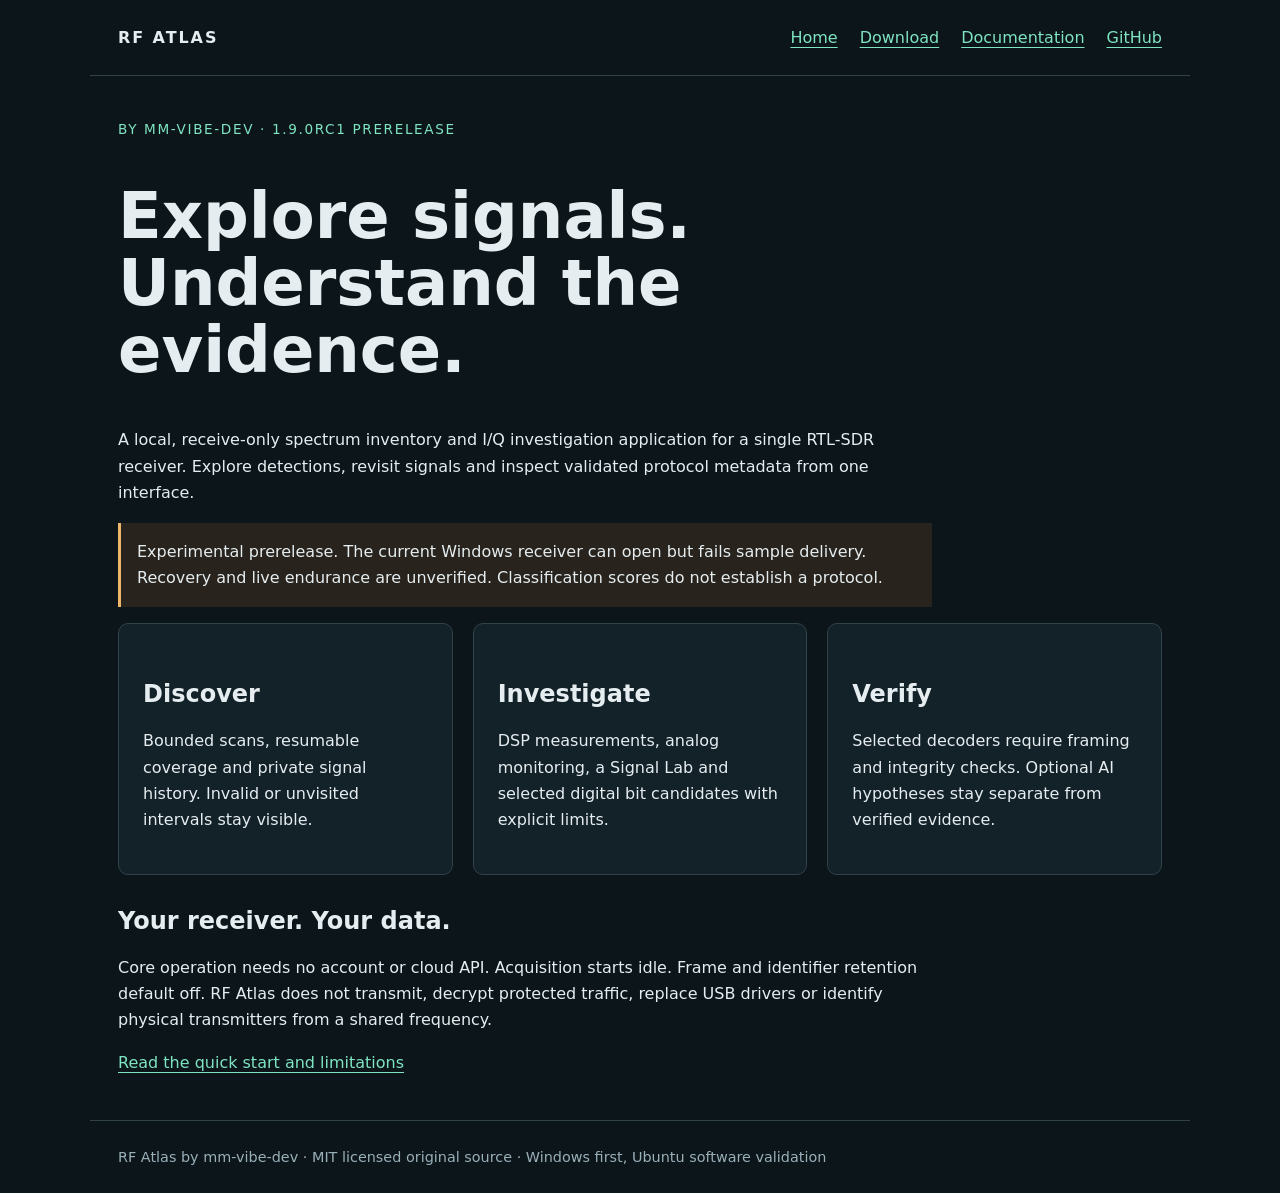
<file: website/index.html>
<!doctype html><html lang="en"><meta charset="utf-8"><meta name="viewport" content="width=device-width,initial-scale=1"><title>RF Atlas — Explore your spectrum</title><link rel="stylesheet" href="style.css"><header><strong>RF ATLAS</strong><nav aria-label="Main"><a href="index.html" aria-current="page">Home</a><a href="download.html">Download</a><a href="documentation.html">Documentation</a><a href="https://github.com/mm-vibe-dev/rf-atlas">GitHub</a></nav></header><main><p class="eyebrow">BY MM-VIBE-DEV · 1.9.0RC1 PRERELEASE</p><h1>Explore signals.<br>Understand the evidence.</h1><p>A local, receive-only spectrum inventory and I/Q investigation application for a single RTL-SDR receiver. Explore detections, revisit signals and inspect validated protocol metadata from one interface.</p><p class="notice">Experimental prerelease. The current Windows receiver can open but fails sample delivery. Recovery and live endurance are unverified. Classification scores do not establish a protocol.</p><div class="grid"><article class="card"><h2>Discover</h2><p>Bounded scans, resumable coverage and private signal history. Invalid or unvisited intervals stay visible.</p></article><article class="card"><h2>Investigate</h2><p>DSP measurements, analog monitoring, a Signal Lab and selected digital bit candidates with explicit limits.</p></article><article class="card"><h2>Verify</h2><p>Selected decoders require framing and integrity checks. Optional AI hypotheses stay separate from verified evidence.</p></article></div><h2>Your receiver. Your data.</h2><p>Core operation needs no account or cloud API. Acquisition starts idle. Frame and identifier retention default off. RF Atlas does not transmit, decrypt protected traffic, replace USB drivers or identify physical transmitters from a shared frequency.</p><p><a href="documentation.html">Read the quick start and limitations</a></p></main><footer>RF Atlas by mm-vibe-dev · MIT licensed original source · Windows first, Ubuntu software validation</footer></html>
</file>
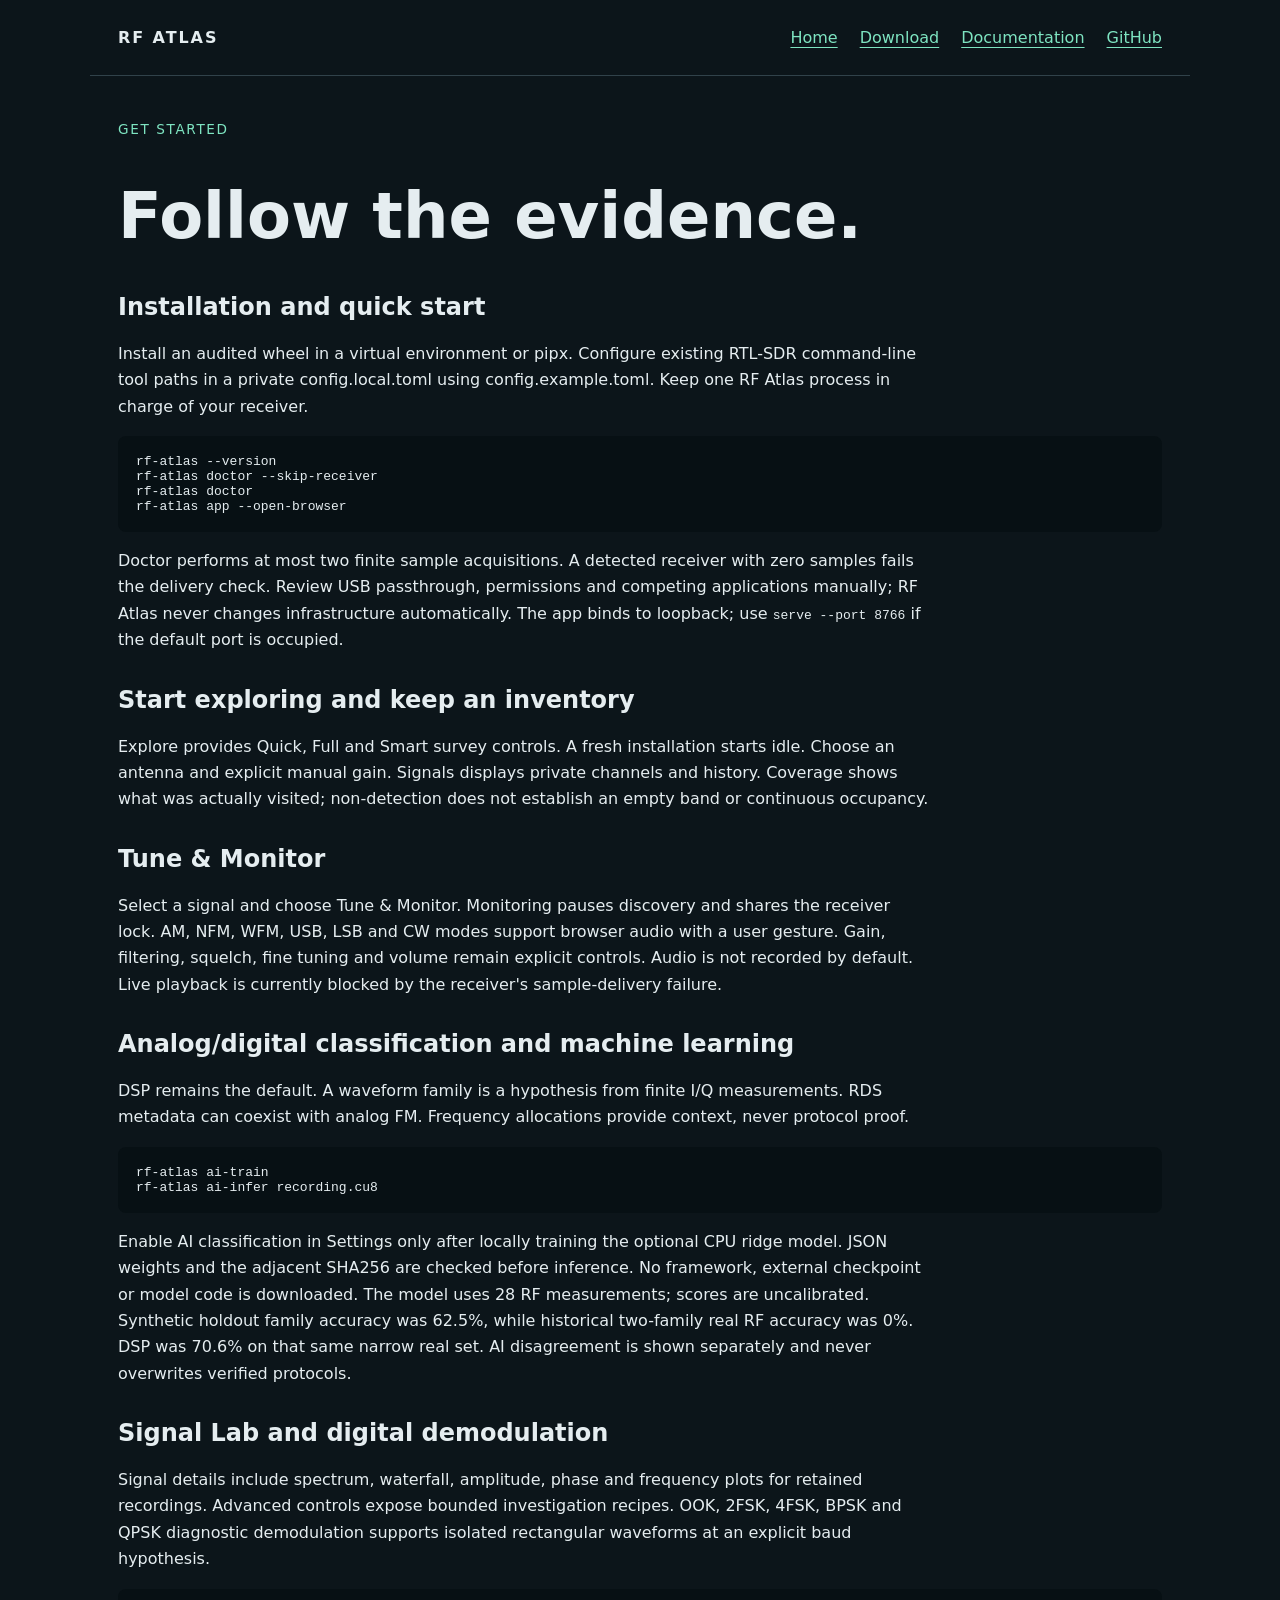
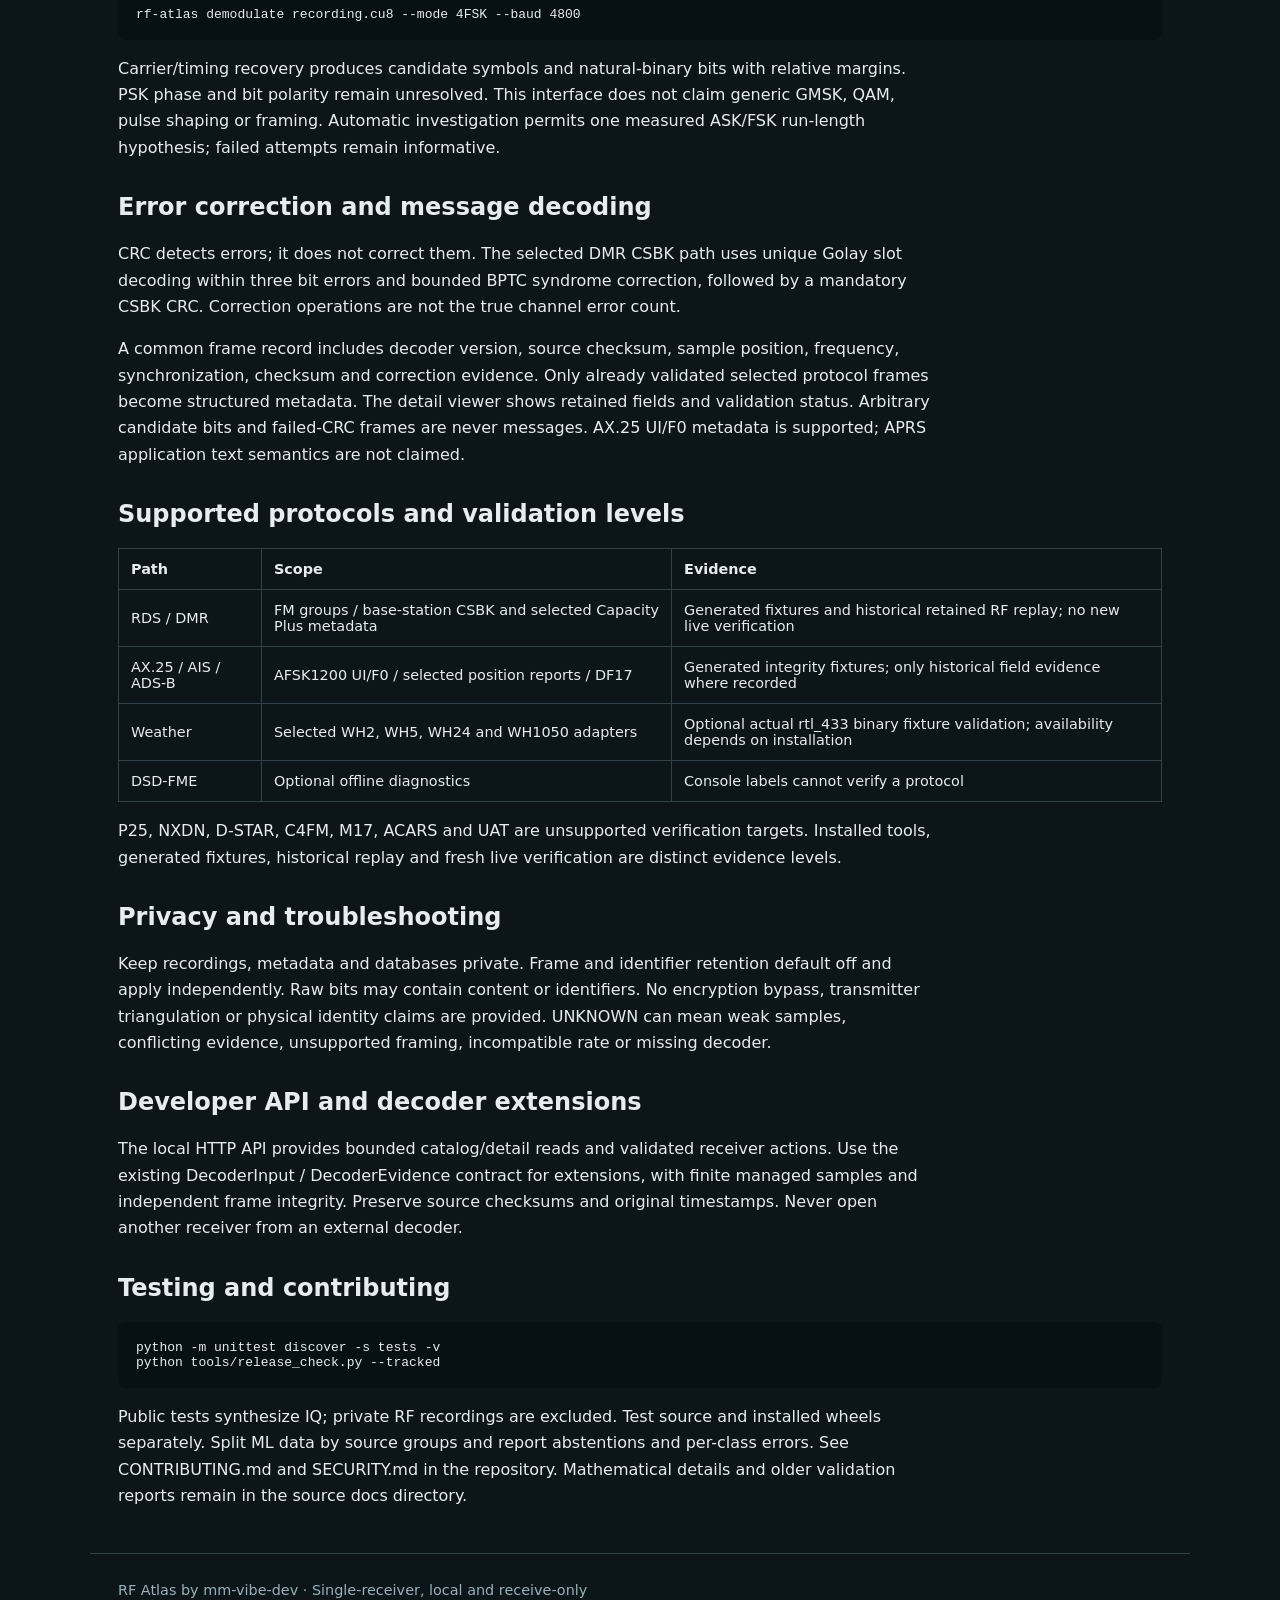
<file: website/documentation.html>
<!doctype html><html lang="en"><meta charset="utf-8"><meta name="viewport" content="width=device-width,initial-scale=1"><title>Documentation — RF Atlas</title><link rel="stylesheet" href="style.css"><header><strong>RF ATLAS</strong><nav aria-label="Main"><a href="index.html">Home</a><a href="download.html">Download</a><a href="documentation.html" aria-current="page">Documentation</a><a href="https://github.com/mm-vibe-dev/rf-atlas">GitHub</a></nav></header><main><p class="eyebrow">GET STARTED</p><h1>Follow the evidence.</h1><h2>Installation and quick start</h2><p>Install an audited wheel in a virtual environment or pipx. Configure existing RTL-SDR command-line tool paths in a private config.local.toml using config.example.toml. Keep one RF Atlas process in charge of your receiver.</p><pre>rf-atlas --version
rf-atlas doctor --skip-receiver
rf-atlas doctor
rf-atlas app --open-browser</pre><p>Doctor performs at most two finite sample acquisitions. A detected receiver with zero samples fails the delivery check. Review USB passthrough, permissions and competing applications manually; RF Atlas never changes infrastructure automatically. The app binds to loopback; use <code>serve --port 8766</code> if the default port is occupied.</p><h2>Start exploring and keep an inventory</h2><p>Explore provides Quick, Full and Smart survey controls. A fresh installation starts idle. Choose an antenna and explicit manual gain. Signals displays private channels and history. Coverage shows what was actually visited; non-detection does not establish an empty band or continuous occupancy.</p><h2>Tune &amp; Monitor</h2><p>Select a signal and choose Tune &amp; Monitor. Monitoring pauses discovery and shares the receiver lock. AM, NFM, WFM, USB, LSB and CW modes support browser audio with a user gesture. Gain, filtering, squelch, fine tuning and volume remain explicit controls. Audio is not recorded by default. Live playback is currently blocked by the receiver's sample-delivery failure.</p><h2>Analog/digital classification and machine learning</h2><p>DSP remains the default. A waveform family is a hypothesis from finite I/Q measurements. RDS metadata can coexist with analog FM. Frequency allocations provide context, never protocol proof.</p><pre>rf-atlas ai-train
rf-atlas ai-infer recording.cu8</pre><p>Enable AI classification in Settings only after locally training the optional CPU ridge model. JSON weights and the adjacent SHA256 are checked before inference. No framework, external checkpoint or model code is downloaded. The model uses 28 RF measurements; scores are uncalibrated. Synthetic holdout family accuracy was 62.5%, while historical two-family real RF accuracy was 0%. DSP was 70.6% on that same narrow real set. AI disagreement is shown separately and never overwrites verified protocols.</p><h2>Signal Lab and digital demodulation</h2><p>Signal details include spectrum, waterfall, amplitude, phase and frequency plots for retained recordings. Advanced controls expose bounded investigation recipes. OOK, 2FSK, 4FSK, BPSK and QPSK diagnostic demodulation supports isolated rectangular waveforms at an explicit baud hypothesis.</p><pre>rf-atlas demodulate recording.cu8 --mode 4FSK --baud 4800</pre><p>Carrier/timing recovery produces candidate symbols and natural-binary bits with relative margins. PSK phase and bit polarity remain unresolved. This interface does not claim generic GMSK, QAM, pulse shaping or framing. Automatic investigation permits one measured ASK/FSK run-length hypothesis; failed attempts remain informative.</p><h2>Error correction and message decoding</h2><p>CRC detects errors; it does not correct them. The selected DMR CSBK path uses unique Golay slot decoding within three bit errors and bounded BPTC syndrome correction, followed by a mandatory CSBK CRC. Correction operations are not the true channel error count.</p><p>A common frame record includes decoder version, source checksum, sample position, frequency, synchronization, checksum and correction evidence. Only already validated selected protocol frames become structured metadata. The detail viewer shows retained fields and validation status. Arbitrary candidate bits and failed-CRC frames are never messages. AX.25 UI/F0 metadata is supported; APRS application text semantics are not claimed.</p><h2>Supported protocols and validation levels</h2><table><tr><th>Path</th><th>Scope</th><th>Evidence</th></tr><tr><td>RDS / DMR</td><td>FM groups / base-station CSBK and selected Capacity Plus metadata</td><td>Generated fixtures and historical retained RF replay; no new live verification</td></tr><tr><td>AX.25 / AIS / ADS-B</td><td>AFSK1200 UI/F0 / selected position reports / DF17</td><td>Generated integrity fixtures; only historical field evidence where recorded</td></tr><tr><td>Weather</td><td>Selected WH2, WH5, WH24 and WH1050 adapters</td><td>Optional actual rtl_433 binary fixture validation; availability depends on installation</td></tr><tr><td>DSD-FME</td><td>Optional offline diagnostics</td><td>Console labels cannot verify a protocol</td></tr></table><p>P25, NXDN, D-STAR, C4FM, M17, ACARS and UAT are unsupported verification targets. Installed tools, generated fixtures, historical replay and fresh live verification are distinct evidence levels.</p><h2>Privacy and troubleshooting</h2><p>Keep recordings, metadata and databases private. Frame and identifier retention default off and apply independently. Raw bits may contain content or identifiers. No encryption bypass, transmitter triangulation or physical identity claims are provided. UNKNOWN can mean weak samples, conflicting evidence, unsupported framing, incompatible rate or missing decoder.</p><h2>Developer API and decoder extensions</h2><p>The local HTTP API provides bounded catalog/detail reads and validated receiver actions. Use the existing DecoderInput / DecoderEvidence contract for extensions, with finite managed samples and independent frame integrity. Preserve source checksums and original timestamps. Never open another receiver from an external decoder.</p><h2>Testing and contributing</h2><pre>python -m unittest discover -s tests -v
python tools/release_check.py --tracked</pre><p>Public tests synthesize IQ; private RF recordings are excluded. Test source and installed wheels separately. Split ML data by source groups and report abstentions and per-class errors. See CONTRIBUTING.md and SECURITY.md in the repository. Mathematical details and older validation reports remain in the source docs directory.</p></main><footer>RF Atlas by mm-vibe-dev · Single-receiver, local and receive-only</footer></html>
</file>
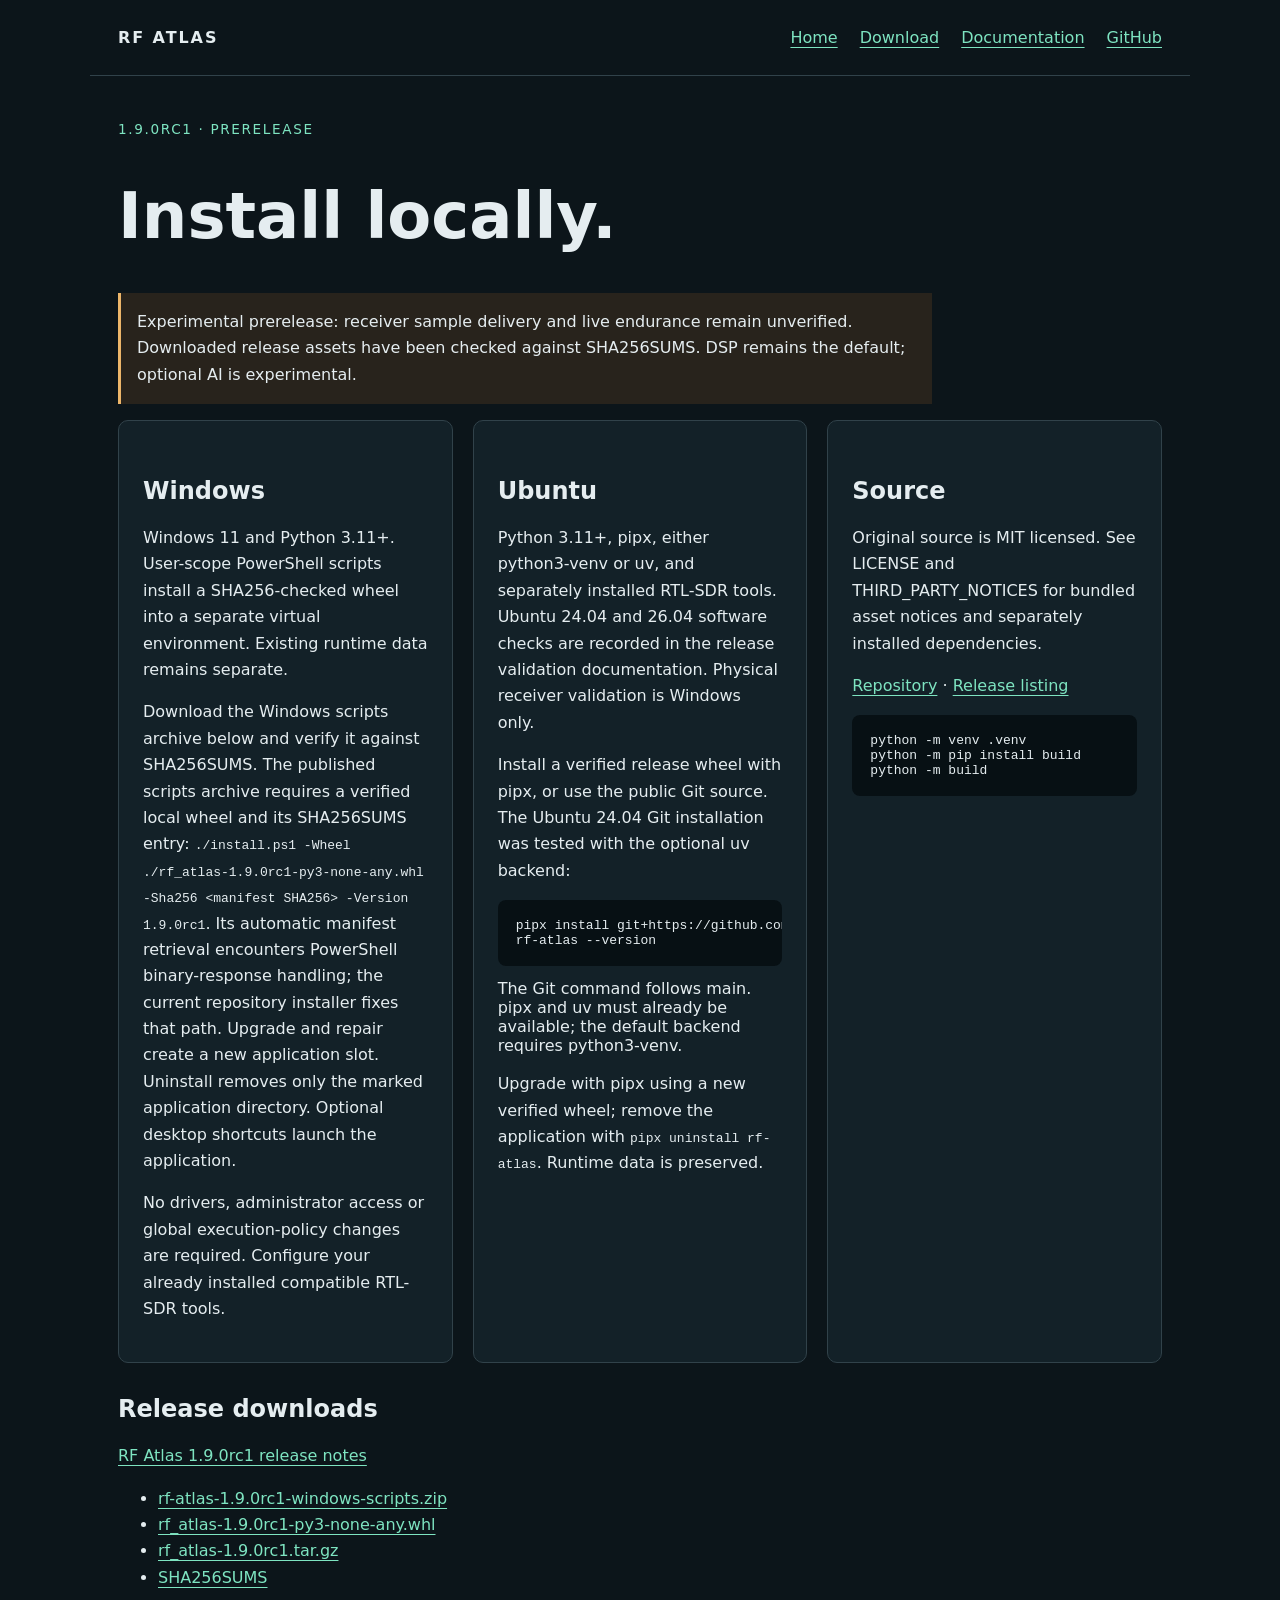
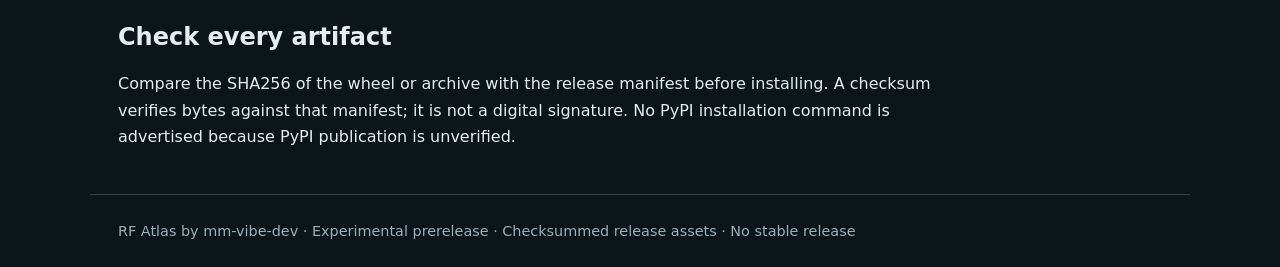
<file: website/download.html>
<!doctype html><html lang="en"><meta charset="utf-8"><meta name="viewport" content="width=device-width,initial-scale=1"><title>Download — RF Atlas</title><link rel="stylesheet" href="style.css"><header><strong>RF ATLAS</strong><nav aria-label="Main"><a href="index.html">Home</a><a href="download.html" aria-current="page">Download</a><a href="documentation.html">Documentation</a><a href="https://github.com/mm-vibe-dev/rf-atlas">GitHub</a></nav></header><main><p class="eyebrow">1.9.0RC1 · PRERELEASE</p><h1>Install locally.</h1><p class="notice">Experimental prerelease: receiver sample delivery and live endurance remain unverified. Downloaded release assets have been checked against SHA256SUMS. DSP remains the default; optional AI is experimental.</p><div class="grid"><article class="card"><h2>Windows</h2><p>Windows 11 and Python 3.11+. User-scope PowerShell scripts install a SHA256-checked wheel into a separate virtual environment. Existing runtime data remains separate.</p><p>Download the Windows scripts archive below and verify it against SHA256SUMS. The published scripts archive requires a verified local wheel and its SHA256SUMS entry: <code>./install.ps1 -Wheel ./rf_atlas-1.9.0rc1-py3-none-any.whl -Sha256 &lt;manifest SHA256&gt; -Version 1.9.0rc1</code>. Its automatic manifest retrieval encounters PowerShell binary-response handling; the current repository installer fixes that path. Upgrade and repair create a new application slot. Uninstall removes only the marked application directory. Optional desktop shortcuts launch the application.</p><p>No drivers, administrator access or global execution-policy changes are required. Configure your already installed compatible RTL-SDR tools.</p></article><article class="card"><h2>Ubuntu</h2><p>Python 3.11+, pipx, either python3-venv or uv, and separately installed RTL-SDR tools. Ubuntu 24.04 and 26.04 software checks are recorded in the release validation documentation. Physical receiver validation is Windows only.</p><p>Install a verified release wheel with pipx, or use the public Git source. The Ubuntu 24.04 Git installation was tested with the optional uv backend:<pre>pipx install git+https://github.com/mm-vibe-dev/rf-atlas.git --backend uv
rf-atlas --version</pre>The Git command follows main. pipx and uv must already be available; the default backend requires python3-venv.</p><p>Upgrade with pipx using a new verified wheel; remove the application with <code>pipx uninstall rf-atlas</code>. Runtime data is preserved.</p></article><article class="card"><h2>Source</h2><p>Original source is MIT licensed. See LICENSE and THIRD_PARTY_NOTICES for bundled asset notices and separately installed dependencies.</p><p><a href="https://github.com/mm-vibe-dev/rf-atlas">Repository</a> · <a href="https://github.com/mm-vibe-dev/rf-atlas/releases">Release listing</a></p><pre>python -m venv .venv
python -m pip install build
python -m build</pre></article></div><h2>Release downloads</h2><p><a href="https://github.com/mm-vibe-dev/rf-atlas/releases/tag/v1.9.0rc1">RF Atlas 1.9.0rc1 release notes</a></p><ul><li><a href="https://github.com/mm-vibe-dev/rf-atlas/releases/download/v1.9.0rc1/rf-atlas-1.9.0rc1-windows-scripts.zip">rf-atlas-1.9.0rc1-windows-scripts.zip</a></li><li><a href="https://github.com/mm-vibe-dev/rf-atlas/releases/download/v1.9.0rc1/rf_atlas-1.9.0rc1-py3-none-any.whl">rf_atlas-1.9.0rc1-py3-none-any.whl</a></li><li><a href="https://github.com/mm-vibe-dev/rf-atlas/releases/download/v1.9.0rc1/rf_atlas-1.9.0rc1.tar.gz">rf_atlas-1.9.0rc1.tar.gz</a></li><li><a href="https://github.com/mm-vibe-dev/rf-atlas/releases/download/v1.9.0rc1/SHA256SUMS">SHA256SUMS</a></li></ul><h2>Check every artifact</h2><p>Compare the SHA256 of the wheel or archive with the release manifest before installing. A checksum verifies bytes against that manifest; it is not a digital signature. No PyPI installation command is advertised because PyPI publication is unverified.</p></main><footer>RF Atlas by mm-vibe-dev · Experimental prerelease · Checksummed release assets · No stable release</footer></html>
</file>
<file: website/style.css>
:root{color-scheme:dark;font-family:system-ui,sans-serif;background:#0c151a;color:#e5edf0}*{box-sizing:border-box}body{margin:0}header,main,footer{max-width:1100px;margin:auto;padding:28px}header{display:flex;align-items:center;justify-content:space-between;gap:20px;border-bottom:1px solid #31424a}nav{display:flex;gap:22px;flex-wrap:wrap}a{color:#7ee4c1;text-underline-offset:4px}header strong{letter-spacing:.12em}h1{font-size:clamp(2.4rem,5vw,4.5rem);line-height:1.05;max-width:850px}h2{margin-top:2rem}p,li{line-height:1.65;max-width:80ch}.eyebrow{color:#7ee4c1;font-size:.85rem;letter-spacing:.12em}.grid{display:grid;grid-template-columns:repeat(auto-fit,minmax(240px,1fr));gap:20px}.card{padding:24px;border:1px solid #31424a;border-radius:10px;background:#132128}.notice{padding:16px;border-left:3px solid #edb66a;background:#28231c}pre{overflow:auto;background:#071014;padding:18px;border-radius:8px}footer{color:#9ab0b9;border-top:1px solid #31424a;font-size:.9rem}table{border-collapse:collapse;width:100%;font-size:.9rem}td,th{border:1px solid #31424a;padding:12px;text-align:left}@media(max-width:600px){header{align-items:flex-start;flex-direction:column}header,main,footer{padding:20px}}
</file>
